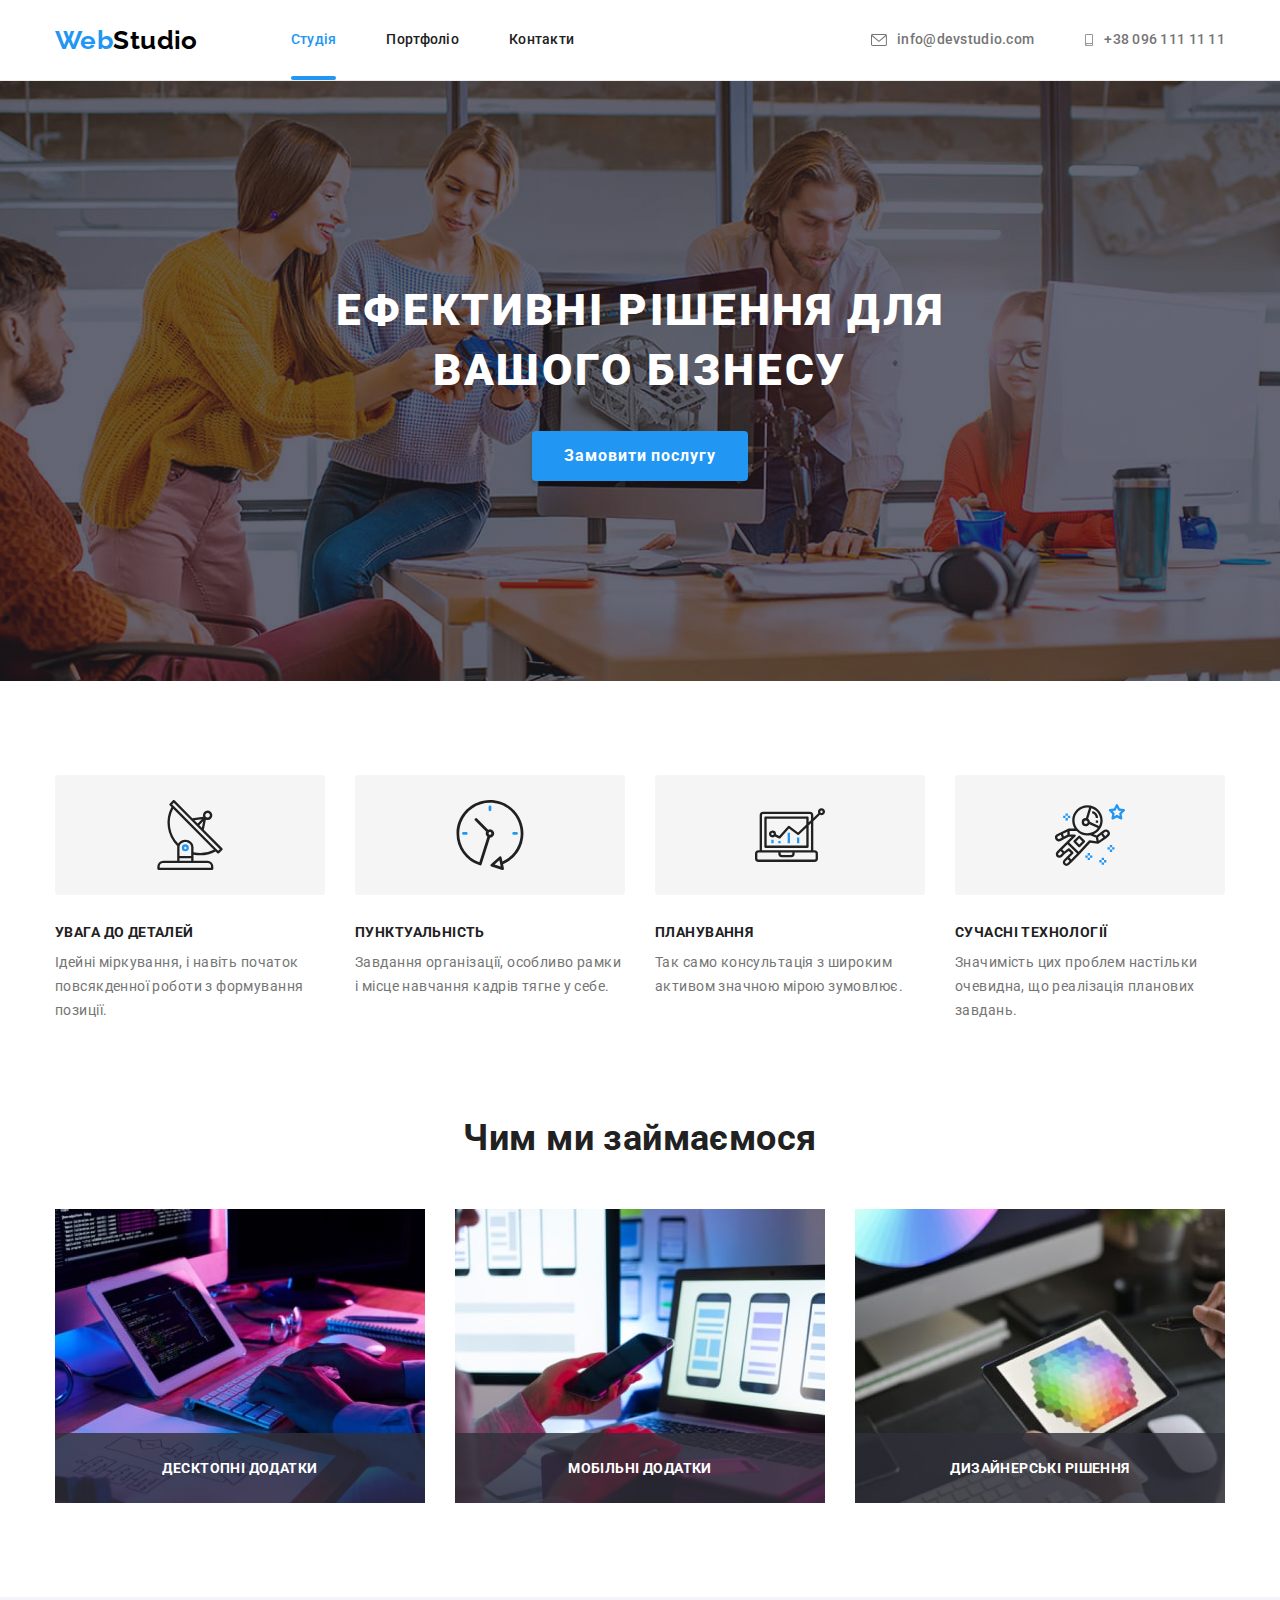
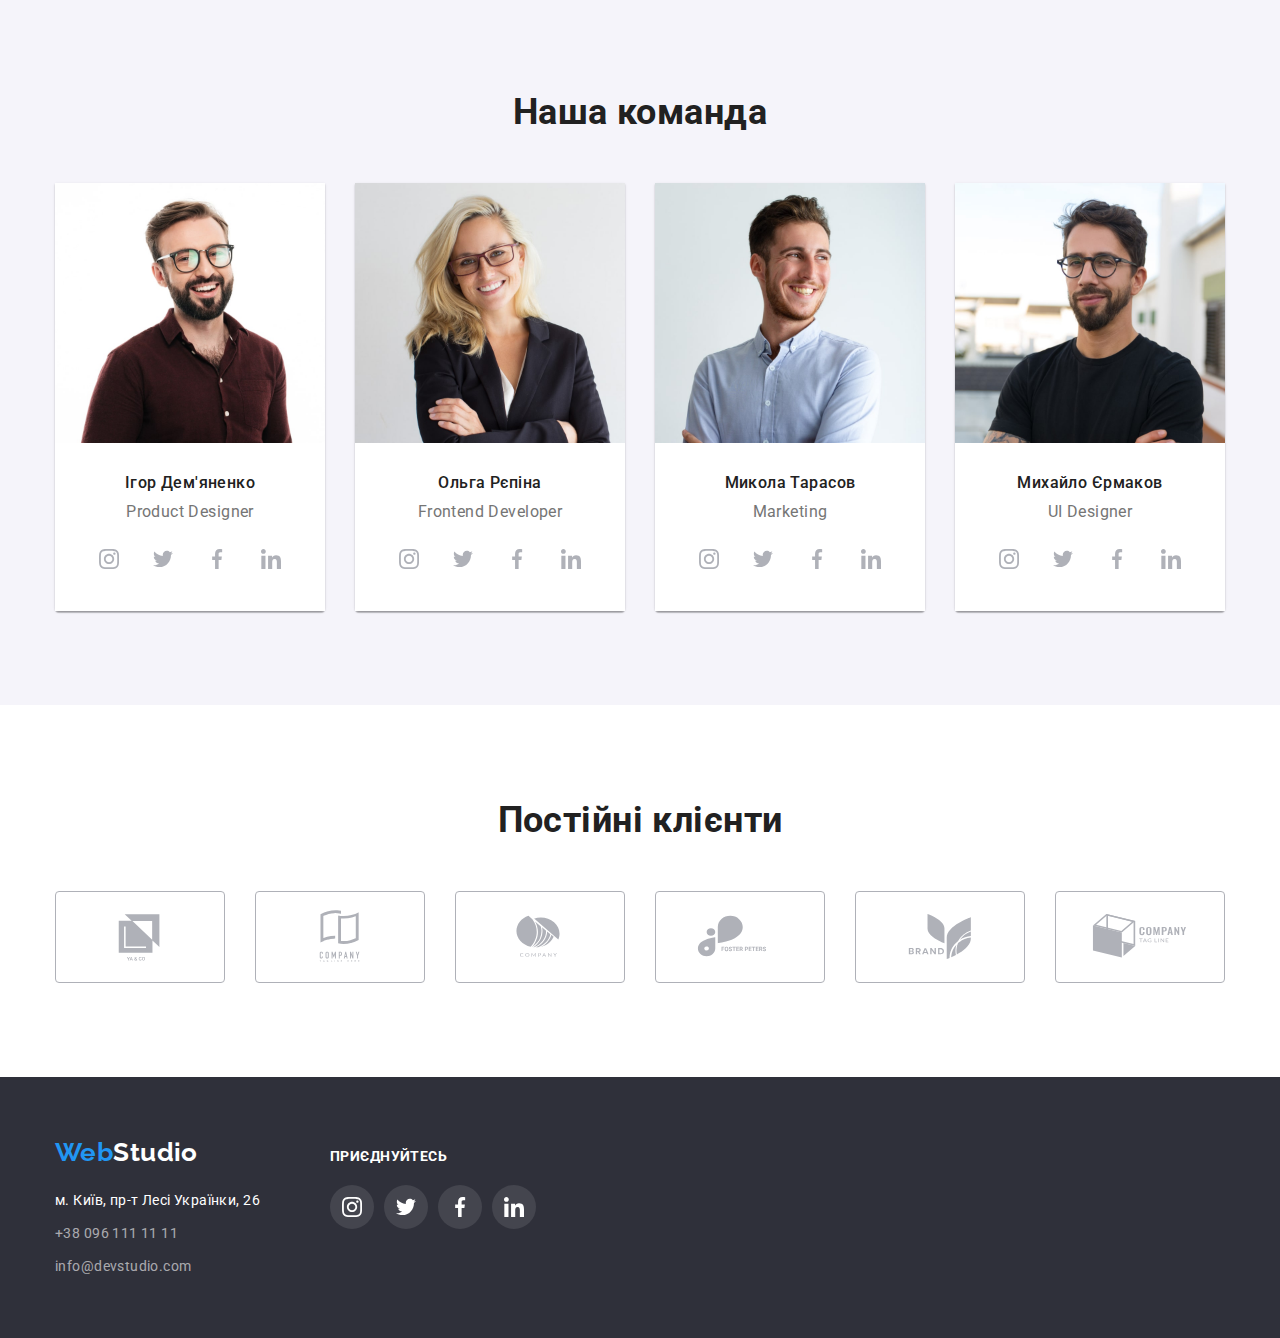
<file: index.html>
<!DOCTYPE html>
<html lang="uk">
  <head>
    <meta charset="UTF-8" />
    <meta http-equiv="X-UA-Compatible" content="IE=edge" />
    <meta name="viewport" content="width=device-width, initial-scale=1.0" />
    <title>Студія</title>
    <link
      rel="stylesheet"
      href="https://cdnjs.cloudflare.com/ajax/libs/modern-normalize/1.0.0/modern-normalize.min.css"
    />
    <link rel="stylesheet" href="./css/styles.css" />
    <link
      href="https://fonts.googleapis.com/css2?family=Raleway:wght@700&family=Roboto:wght@400;500;700;900&display=swap"
      rel="stylesheet"
    />
  </head>

  <body>
    <header>
      <div class="container common-head">
        <a href="./index.html" class="logo"
          >Web<span class="logo-studio">Studio</span></a
        >

        <nav>
          <ul class="site-nav list">
            <li class="nav-item">
              <a href="./index.html" class="nav-elements current">Студія</a>
            </li>
            <li class="nav-item">
              <a href="./portfolio.html" class="nav-elements">Портфоліо</a>
            </li>
            <li class="nav-item">
              <a href="" class="nav-elements">Контакти</a>
            </li>
          </ul>
        </nav>
        <ul class="head-contacts list">
          <li class="contact-item">
            <a href="mailto:info@devstudio.com" class="nav-elements">
              <svg class="icon-mail" width="16">
                <use
                  href="./images/icons.svg/symbol-defs.svg#icon-envelopeopti"
                /></svg
              >info@devstudio.com
            </a>
          </li>
          <li class="contact-item">
            <a href="tel:+380961111111" class="nav-elements">
              <svg class="icon-tel" width="10">
                <use
                  href="./images/icons.svg/symbol-defs.svg#icon-smartphoneopti"
                ></use></svg
              >+38 096 111 11 11</a
            >
          </li>
        </ul>
      </div>
    </header>

    <main>
      <section class="headline">
        <div class="container">
          <h1 class="title">Ефективні рішення для вашого бізнесу</h1>
          <button data-modal-open type="button" class="order-btn">
            Замовити послугу
          </button>
        </div>
      </section>
      <div data-modal class="backdrop is-hidden">
        <div class="modal">
          <button data-modal-close type="button" class="close-btn">
            <svg class="close-icon" width="18" heigth="18">
              <use
                href="./images/icons.svg/symbol-defs.svg#icon-close-blackopti"
              />
            </svg>
          </button>
        </div>
      </div>

      <section class="section">
        <div class="container">
          <h2 class="hidden-title">Особливості</h2>
          <ul class="our-features list">
            <li class="feature antenna">
              <h3 class="title">УВАГА ДО ДЕТАЛЕЙ</h3>
              <p class="desr">
                Ідейні міркування, і навіть початок повсякденної роботи з
                формування позиції.
              </p>
            </li>
            <li class="feature clock">
              <h3 class="title">ПУНКТУАЛЬНІСТЬ</h3>
              <p class="desr">
                Завдання організації, особливо рамки і місце навчання кадрів
                тягне у себе.
              </p>
            </li>
            <li class="feature diagram">
              <h3 class="title">ПЛАНУВАННЯ</h3>
              <p class="desr">
                Так само консультація з широким активом значною мірою зумовлює.
              </p>
            </li>
            <li class="feature astronaut">
              <h3 class="title">СУЧАСНІ ТЕХНОЛОГІЇ</h3>
              <p class="desr">
                Значимість цих проблем настільки очевидна, що реалізація
                планових завдань.
              </p>
            </li>
          </ul>
        </div>
      </section>
      <section class="desc-doing section">
        <div class="container">
          <h2 class="title">Чим ми займаємося</h2>
          <ul class="doing-item list">
            <li class="img">
              <img src="./images/img-min.jpg" alt="Coding" width="370" />
              <p class="doing-item-descr">Десктопні Додатки</p>
            </li>
            <li class="img">
              <img src="./images/img(1)-min.jpg" alt="Markup" width="370" />
              <p class="doing-item-descr">Мобільні додатки</p>
            </li>
            <li class="img">
              <img
                src="./images/img(2)-min.jpg"
                alt="Web designing"
                width="370"
              />
              <p class="doing-item-descr">Дизайнерські рішення</p>
            </li>
          </ul>
        </div>
      </section>
      <section class="team section">
        <div class="container">
          <h2 class="title">Наша команда</h2>
          <ul class="common-team list">
            <li class="one-of">
              <img
                src="./images/team-min.jpg"
                alt="Ihor Demyanenko"
                width="270"
              />
              <div class="person">
                <h3 class="name">Ігор Дем'яненко</h3>
                <p class="job">Product Designer</p>
                <ul class="list-icons">
                  <li class="icon">
                    <a href="" class="link-network"
                      ><svg class="icon-network" width="20">
                        <use
                          href="./images/icons.svg/symbol-defs.svg#icon-instagramopti"
                        /></svg
                    ></a>
                  </li>
                  <li class="icon">
                    <a href="" class="link-network"
                      ><svg class="icon-network" width="20">
                        <use
                          href="./images/icons.svg/symbol-defs.svg#icon-twitteropti"
                        ></use></svg
                    ></a>
                  </li>
                  <li class="icon">
                    <a href="" class="link-network"
                      ><svg class="icon-network" width="20">
                        <use
                          href="./images/icons.svg/symbol-defs.svg#icon-facebookopti"
                        ></use></svg
                    ></a>
                  </li>
                  <li class="icon">
                    <a href="" class="link-network"
                      ><svg class="icon-network" width="20">
                        <use
                          href="./images/icons.svg/symbol-defs.svg#icon-linkedinopti"
                        ></use></svg
                    ></a>
                  </li>
                </ul>
              </div>
            </li>
            <li class="one-of">
              <img src="./images/team1-min.jpg" alt="Olga Repina" width="270" />
              <div class="person">
                <h3 class="name">Ольга Рєпіна</h3>
                <p class="job">Frontend Developer</p>
                <ul class="list-icons">
                  <li class="icon">
                    <a href="" class="link-network"
                      ><svg class="icon-network" width="20">
                        <use
                          href="./images/icons.svg/symbol-defs.svg#icon-instagramopti"
                        /></svg
                    ></a>
                  </li>
                  <li class="icon">
                    <a href="" class="link-network"
                      ><svg class="icon-network" width="20">
                        <use
                          href="./images/icons.svg/symbol-defs.svg#icon-twitteropti"
                        ></use></svg
                    ></a>
                  </li>
                  <li class="icon">
                    <a href="" class="link-network"
                      ><svg class="icon-network" width="20">
                        <use
                          href="./images/icons.svg/symbol-defs.svg#icon-facebookopti"
                        ></use></svg
                    ></a>
                  </li>
                  <li class="icon">
                    <a href="" class="link-network"
                      ><svg class="icon-network" width="20">
                        <use
                          href="./images/icons.svg/symbol-defs.svg#icon-linkedinopti"
                        ></use></svg
                    ></a>
                  </li>
                </ul>
              </div>
            </li>
            <li class="one-of">
              <img
                src="./images/team2-min.jpg"
                alt="Mykola Tarasov"
                width="270"
              />
              <div class="person">
                <h3 class="name">Микола Тарасов</h3>
                <p class="job">Marketing</p>
                <ul class="list-icons">
                  <li class="icon">
                    <a href="" class="link-network"
                      ><svg class="icon-network" width="20">
                        <use
                          href="./images/icons.svg/symbol-defs.svg#icon-instagramopti"
                        /></svg
                    ></a>
                  </li>
                  <li class="icon">
                    <a href="" class="link-network"
                      ><svg class="icon-network" width="20">
                        <use
                          href="./images/icons.svg/symbol-defs.svg#icon-twitteropti"
                        ></use></svg
                    ></a>
                  </li>
                  <li class="icon">
                    <a href="" class="link-network"
                      ><svg class="icon-network" width="20">
                        <use
                          href="./images/icons.svg/symbol-defs.svg#icon-facebookopti"
                        ></use></svg
                    ></a>
                  </li>
                  <li class="icon">
                    <a href="" class="link-network"
                      ><svg class="icon-network" width="20">
                        <use
                          href="./images/icons.svg/symbol-defs.svg#icon-linkedinopti"
                        ></use></svg
                    ></a>
                  </li>
                </ul>
              </div>
            </li>
            <li class="one-of">
              <img
                src="./images/team3-min.jpg"
                alt="Mykhailo Yermakov"
                width="270"
              />
              <div class="person">
                <h3 class="name">Михайло Єрмаков</h3>
                <p class="job">UI Designer</p>
                <ul class="list-icons">
                  <li class="icon">
                    <a href="" class="link-network"
                      ><svg class="icon-network" width="20">
                        <use
                          href="./images/icons.svg/symbol-defs.svg#icon-instagramopti"
                        /></svg
                    ></a>
                  </li>
                  <li class="icon">
                    <a href="" class="link-network"
                      ><svg class="icon-network" width="20">
                        <use
                          href="./images/icons.svg/symbol-defs.svg#icon-twitteropti"
                        ></use></svg
                    ></a>
                  </li>
                  <li class="icon">
                    <a href="" class="link-network"
                      ><svg class="icon-network" width="20">
                        <use
                          href="./images/icons.svg/symbol-defs.svg#icon-facebookopti"
                        ></use></svg
                    ></a>
                  </li>
                  <li class="icon">
                    <a href="" class="link-network"
                      ><svg class="icon-network" width="20">
                        <use
                          href="./images/icons.svg/symbol-defs.svg#icon-linkedinopti"
                        ></use></svg
                    ></a>
                  </li>
                </ul>
              </div>
            </li>
          </ul>
        </div>
      </section>
      <section class="companies section">
        <div class="container">
          <h2 class="title">Постійні клієнти</h2>
          <ul class="common-companies">
            <li class="company">
              <a href="" class="link-company"
                ><svg class="logo-company" width="106">
                  <use
                    href="./images/icons.svg/symbol-defs.svg#icon-Logoopti"
                  /></svg
              ></a>
            </li>
            <li class="company">
              <a href="" class="link-company"
                ><svg class="logo-company" width="106">
                  <use
                    href="./images/icons.svg/symbol-defs.svg#icon-Logo1opti"
                  /></svg
              ></a>
            </li>
            <li class="company">
              <a href="" class="link-company"
                ><svg class="logo-company" width="106">
                  <use
                    href="./images/icons.svg/symbol-defs.svg#icon-Logo2opti"
                  /></svg
              ></a>
            </li>
            <li class="company">
              <a href="" class="link-company"
                ><svg class="logo-company" width="106">
                  <use
                    href="./images/icons.svg/symbol-defs.svg#icon-Logo3opti"
                  /></svg
              ></a>
            </li>
            <li class="company">
              <a href="" class="link-company"
                ><svg class="logo-company" width="106">
                  <use
                    href="./images/icons.svg/symbol-defs.svg#icon-Logo4opti"
                  /></svg
              ></a>
            </li>
            <li class="company">
              <a href="" class="link-company"
                ><svg class="logo-company" width="106">
                  <use
                    href="./images/icons.svg/symbol-defs.svg#icon-Logo5opti"
                  /></svg
              ></a>
            </li>
          </ul>
        </div>
      </section>
    </main>
    <footer class="footer-contacts">
      <div class="container footer">
        <div>
          <a href="./index.html" class="logo"
            >Web<span class="logo-studio-foot">Studio</span></a
          >
          <address class="common-contacts footer">
            <ul class="contacts">
              <li class="item">
                <a
                  href="https://goo.gl/maps/SLytjCsaKBYsRHtB6"
                  class="contact address"
                  >м. Київ, пр-т Лесі Українки, 26</a
                >
              </li>
              <li class="item">
                <a href="tel:+380961111111" class="contact"
                  >+38 096 111 11 11</a
                >
              </li>
              <li class="item">
                <a href="mailto:info@devstudio.com" class="contact"
                  >info@devstudio.com</a
                >
              </li>
            </ul>
          </address>
        </div>
        <div class="footer-networks">
          <p class="title">Приєднуйтесь</p>
          <ul class="footer-list-items">
            <li class="footer-item insta">
              <a href="" class="footer-link-network"
                ><svg class="icon-network" width="20">
                  <use
                    href="./images/icons.svg/symbol-defs.svg#icon-instagramopti"
                  ></use></svg
              ></a>
            </li>
            <li class="footer-item twitter">
              <a href="" class="footer-link-network"
                ><svg class="icon-network" width="20">
                  <use
                    href="./images/icons.svg/symbol-defs.svg#icon-twitteropti"
                  ></use></svg
              ></a>
            </li>
            <li class="footer-item facebook">
              <a href="" class="footer-link-network"
                ><svg class="icon-network" width="20">
                  <use
                    href="./images/icons.svg/symbol-defs.svg#icon-facebookopti"
                  ></use></svg
              ></a>
            </li>
            <li class="footer-item linkedin">
              <a href="" class="footer-link-network"
                ><svg class="icon-network" width="20">
                  <use
                    href="./images/icons.svg/symbol-defs.svg#icon-linkedinopti"
                  ></use></svg
              ></a>
            </li>
          </ul>
        </div>
      </div>
    </footer>
    <script src="./js/modal.js"></script>
  </body>
</html>
</file>
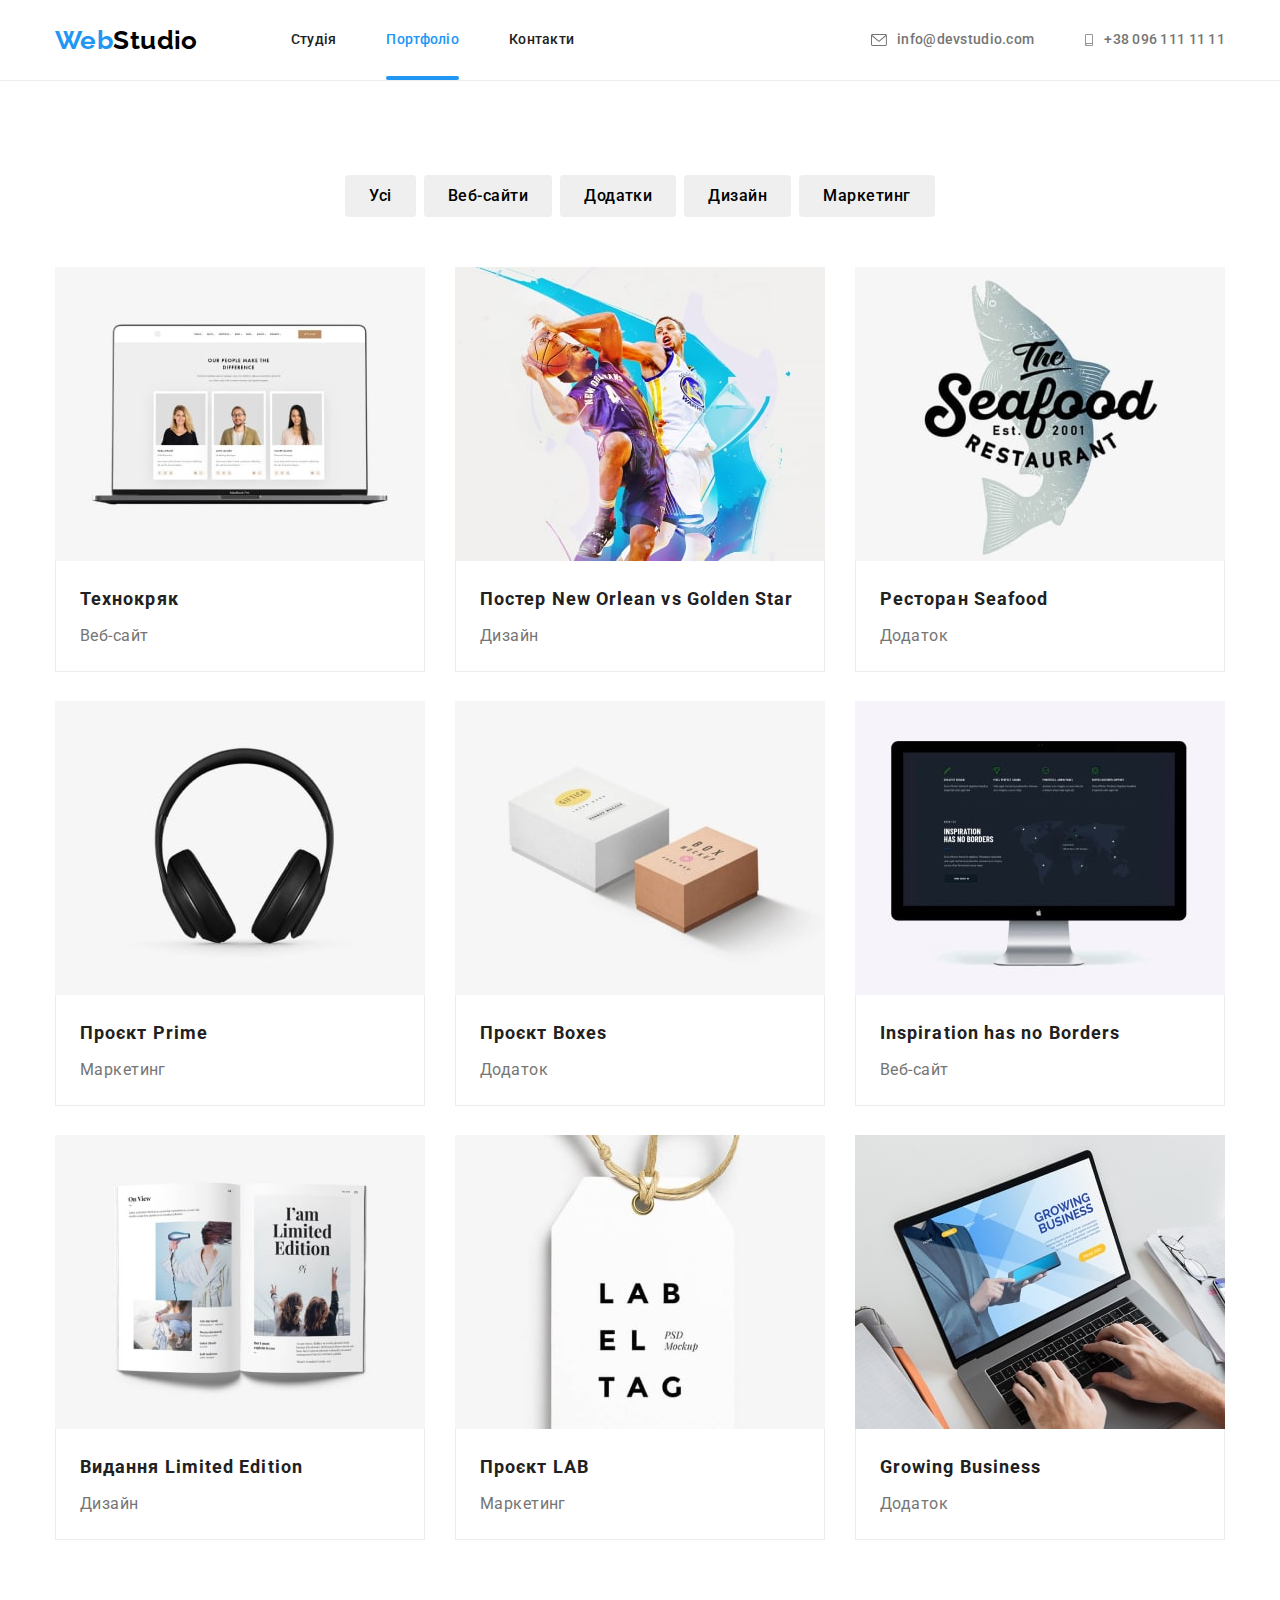
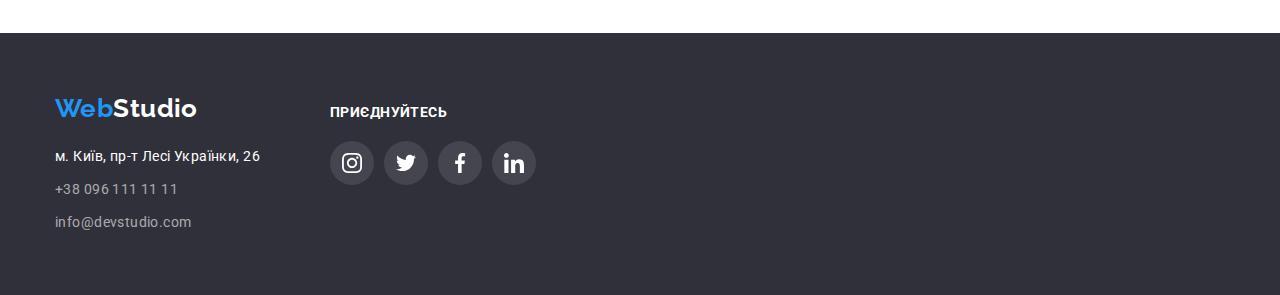
<file: portfolio.html>
<!DOCTYPE html>
<html lang="uk">
  <head>
    <meta charset="UTF-8" />
    <meta http-equiv="X-UA-Compatible" content="IE=edge" />
    <meta name="viewport" content="width=device-width, initial-scale=1.0" />
    <title>Portfolio</title>
    <link
      rel="stylesheet"
      href="https://cdnjs.cloudflare.com/ajax/libs/modern-normalize/1.0.0/modern-normalize.min.css"
    />
    <link rel="stylesheet" href="./css/styles.css" />
    <link
      href="https://fonts.googleapis.com/css2?family=Raleway:wght@700&family=Roboto:wght@400;500;700;900&display=swap"
      rel="stylesheet"
    />
  </head>

  <body>
    <header>
      <div class="container common-head">
        <a href="./index.html" class="logo"
          >Web<span class="logo-studio">Studio</span></a
        >

        <nav>
          <ul class="site-nav list">
            <li class="nav-item">
              <a href="./index.html" class="nav-elements">Студія</a>
            </li>
            <li class="nav-item">
              <a href="./portfolio.html" class="nav-elements current"
                >Портфоліо</a
              >
            </li>
            <li class="nav-item">
              <a href="" class="nav-elements">Контакти</a>
            </li>
          </ul>
        </nav>
        <ul class="head-contacts list">
          <li class="contact-item">
            <a href="mailto:info@devstudio.com" class="nav-elements">
              <svg class="icon-mail" width="16">
                <use
                  href="./images/icons.svg/symbol-defs.svg#icon-envelopeopti"
                /></svg
              >info@devstudio.com
            </a>
          </li>
          <li class="contact-item">
            <a href="tel:+380961111111" class="nav-elements">
              <svg class="icon-tel" width="10">
                <use
                  href="./images/icons.svg/symbol-defs.svg#icon-smartphoneopti"
                ></use></svg
              >+38 096 111 11 11</a
            >
          </li>
        
        </ul>
      </div>
    </header>

    <main>
      <section class="section">
        <div class="container">
          <h1 class="hidden-title">Portfolio</h1>

          <ul class="filters list">
            <li class="item">
              <button type="button" class="el">Усі</button>
            </li>
            <li class="item">
              <button type="button" class="el">Веб-сайти</button>
            </li>
            <li class="item">
              <button type="button" class="el">Додатки</button>
            </li>
            <li class="item">
              <button type="button" class="el">Дизайн</button>
            </li>
            <li class="item">
              <button type="button" class="el">Маркетинг</button>
            </li>
          </ul>

          <ul class="projects list">
            <li class="one-of">
              <a href="" class="projects-link"
                >
                <div class="projects-img">
                  <img
                  src="./images/portfolio/img1-min.jpg"
                  alt="Технокряк"
                  width="370"
                  
                />
                <p class="projects-overflow">Ресурс пропонує комплексні пропозиції з різним рівнем функціоналу та сервісів. Все це дозволить відвідувачу отримати вичерпні відомості про компанію чи приватну особу.</p>
              </div>
                
                
                <div class="title">
                  <h2 class="projects-name">Технокряк</h2>
                  <p class="projects-descr">Веб-сайт</p>
                </div>
              </a>
            </li>
            <li class="one-of">
              <a href="" class="projects-link"
                >   
                <div class="projects-img">
                  <img
                  src="./images/portfolio/img2-min.jpg"
                  alt="Постер"
                  width="370"
                />
                  <p class="projects-overflow">Ресурс пропонує комплексні пропозиції з різним рівнем функціоналу та сервісів. Все це дозволить відвідувачу отримати вичерпні відомості про компанію чи приватну особу.</p>
                </div>
                <div class="title">
                  <h2 class="projects-name">
                    Постер New Orlean vs Golden Star
                  </h2>
                  <p class="projects-descr">Дизайн</p>
                </div>
              </a>
            </li>
            <li class="one-of">
              <a href="" class="projects-link"
                >
                <div class="projects-img">
                   <img
                  src="./images/portfolio/img3-min.jpg"
                  alt="Ресторан Seafood"
                  width="370"
                />
                  <p class="projects-overflow">Ресурс пропонує комплексні пропозиції з різним рівнем функціоналу та сервісів. Все це дозволить відвідувачу отримати вичерпні відомості про компанію чи приватну особу.</p>
                </div>
               
                <div class="title">
                  <h2 class="projects-name">Ресторан Seafood</h2>
                  <p class="projects-descr">Додаток</p>
                </div>
              </a>
            </li>
            <li class="one-of">
              <a href="" class="projects-link"
                >
                <div class="projects-img">
                  <img
                  src="./images/portfolio/img4-min.jpg"
                  alt="Проєкт Prime"
                  width="370"
                />
                  <p class="projects-overflow">Ресурс пропонує комплексні пропозиції з різним рівнем функціоналу та сервісів. Все це дозволить відвідувачу отримати вичерпні відомості про компанію чи приватну особу.</p>
                </div>
                
                <div class="title">
                  <h2 class="projects-name">Проєкт Prime</h2>
                  <p class="projects-descr">Маркетинг</p>
                </div>
              </a>
            </li>
            <li class="one-of">
              <a href="" class="projects-link"
                >
                <div class="projects-img">
                  <img
                  src="./images/portfolio/img5-min.jpg"
                  alt="Проєкт Boxes"
                  width="370"
                />
                  <p class="projects-overflow">Ресурс пропонує комплексні пропозиції з різним рівнем функціоналу та сервісів. Все це дозволить відвідувачу отримати вичерпні відомості про компанію чи приватну особу.</p>
                </div>
                
                <div class="title">
                  <h2 class="projects-name">Проєкт Boxes</h2>
                  <p class="projects-descr">Додаток</p>
                </div>
              </a>
            </li>
            <li class="one-of">
              <a href="" class="projects-link"
                >
                <div class="projects-img">
                   <img
                  src="./images/portfolio/img6-min.jpg"
                  alt="Inspiration has no Borders"
                  width="370"
                />
                  <p class="projects-overflow">Ресурс пропонує комплексні пропозиції з різним рівнем функціоналу та сервісів. Все це дозволить відвідувачу отримати вичерпні відомості про компанію чи приватну особу.</p>
                </div>
               
                <div class="title">
                  <h2 class="projects-name">Inspiration has no Borders</h2>
                  <p class="projects-descr">Веб-сайт</p>
                </div>
              </a>
            </li>
            <li class="one-of">
              <a href="" class="projects-link"
                >
                <div class="projects-img">
                   <img
                  src="./images/portfolio/img7-min.jpg"
                  alt="Видання Limited Edition"
                  width="370"
                />
                  <p class="projects-overflow">Ресурс пропонує комплексні пропозиції з різним рівнем функціоналу та сервісів. Все це дозволить відвідувачу отримати вичерпні відомості про компанію чи приватну особу.</p>
                </div>
               
                <div class="title">
                  <h2 class="projects-name">Видання Limited Edition</h2>
                  <p class="projects-descr">Дизайн</p>
                </div>
              </a>
            </li>
            <li class="one-of">
              <a href="" class="projects-link"
                >
                <div class="projects-img">
                   <img
                  src="./images/portfolio/img8-min.jpg"
                  alt="Проєкт LAB"
                  width="370"
                />
                  <p class="projects-overflow">Ресурс пропонує комплексні пропозиції з різним рівнем функціоналу та сервісів. Все це дозволить відвідувачу отримати вичерпні відомості про компанію чи приватну особу.</p>
                </div>
               
                <div class="title">
                  <h2 class="projects-name">Проєкт LAB</h2>
                  <p class="projects-descr">Маркетинг</p>
                </div>
              </a>
            </li>
            <li class="one-of">
              <a href="" class="projects-link"
                >
                <div class="projects-img">
                  <img
                  src="./images/portfolio/img9-min.jpg"
                  alt="Growing Business"
                  width="370"
                />
                  <p class="projects-overflow">Ресурс пропонує комплексні пропозиції з різним рівнем функціоналу та сервісів. Все це дозволить відвідувачу отримати вичерпні відомості про компанію чи приватну особу.</p>
                </div>
                
                <div class="title">
                  <h2 class="projects-name">Growing Business</h2>
                  <p class="projects-descr">Додаток</p>
                </div>
              </a>
            </li>
          </ul>
        </div>
      </section>
    </main>
    <footer class="footer-contacts">
      <div class="container footer">
        <div>
          <a href="./index.html" class="logo"
            >Web<span class="logo-studio-foot">Studio</span></a
          >
          <address class="common-contacts footer">
            <ul class="contacts">
              <li class="item">
                <a
                  href="https://goo.gl/maps/SLytjCsaKBYsRHtB6"
                  class="contact address"
                  >м. Київ, пр-т Лесі Українки, 26</a
                >
              </li>
              <li class="item">
                <a href="tel:+380961111111" class="contact"
                  >+38 096 111 11 11</a
                >
              </li>
              <li class="item">
                <a href="mailto:info@devstudio.com" class="contact"
                  >info@devstudio.com</a
                >
              </li>
            </ul>
          </address>
        </div>
        <div class="footer-networks">
          <span class="title">Приєднуйтесь</span>
          <ul class="footer-list-items">
            <li class="footer-item insta">
              <a href="" class="footer-link-network"
                ><svg class="icon-network" width="20">
                  <use
                    href="./images/icons.svg/symbol-defs.svg#icon-instagramopti"
                  ></use></svg
              ></a>
            </li>
            <li class="footer-item twitter">
              <a href="" class="footer-link-network"
                ><svg class="icon-network" width="20" >
                  <use
                    href="./images/icons.svg/symbol-defs.svg#icon-twitteropti"
                  ></use></svg
              ></a>
            </li>
            <li class="footer-item facebook">
              <a href="" class="footer-link-network"
                ><svg class="icon-network" width="20" >
                  <use
                    href="./images/icons.svg/symbol-defs.svg#icon-facebookopti"
                  ></use></svg
              ></a>
            </li>
            <li class="footer-item linkedin">
              <a href="" class="footer-link-network"
                ><svg class="icon-network" width="20" >
                  <use
                    href="./images/icons.svg/symbol-defs.svg#icon-linkedinopti"
                  ></use></svg
              ></a>
            </li>
          </ul>
        </div>
      </div>
    </footer>
  </body>
</html>
</file>
<file: css/styles.css>
html {
  box-sizing: border-box;
}
*,
*::before,
*::after {
  box-sizing: inherit;
}
:root {
  --base-color: #212121;
  --active-color: #2196f3;
  --desrp-color: #757575;
  --base-background-color: #f5f5f5;
  --special-backsround-color: #2f303a;
  --employee-background-color: #f5f4fa;
  --logo-studio-color: #000000;
  --white-text-color: #ffffff;
  --white-translucent-color: rgba(255, 255, 255, 0.6);
  --order-background-color: #188ce8;
  --border-color: #ececec;
  --icons-noactive-color: #afb1b8;
}
body {
  margin: 0;

  font-family: "Roboto", sans-serif;
  font-size: 14px;
  letter-spacing: 0.03em;
  line-height: 1.2;
  font-style: normal;
  color: var(--base-color);
  background-color: var(--white-text-color);
}
.container {
  width: 1200px;
  padding-left: 15px;
  padding-right: 15px;
  margin: 0 auto;
  /* outline: 3px solid #000000; */
}
.section {
  padding-top: 94px;
  padding-bottom: 94px;
}
h1,
h2,
h3,
ul,
p {
  margin: 0;
  padding: 0;

  list-style: none;
}
img {
  display: block;
  max-width: 100%;
  height: auto;
}
.container.common-head {
  display: flex;
  align-items: center;
}
header {
  border-bottom: 1px solid var(--border-color);
}
.logo {
  margin-right: 93px;

  text-decoration: none;
  color: var(--active-color);
  font-family: "Raleway";
  font-weight: 700;
  font-size: 26px;
  line-height: 1.19;
}
.logo-studio {
  color: var(--logo-studio-color);
}
.logo-studio-foot {
  color: var(--white-text-color);
}
.site-nav {
  display: flex;
  font-weight: 500;
  letter-spacing: 0.02em;
  line-height: 1.14;
}
.nav-item:not(:last-child) {
  margin-right: 50px;
}

.head-contacts {
  display: flex;
  margin-left: auto;

  font-weight: 500;
  line-height: 1.14;
  letter-spacing: 0.02em;
}
.head-contacts .contact-item:not(:last-child) {
  margin-right: 50px;
}
.nav-elements {
  display: block;
  padding-top: 32px;
  padding-bottom: 32px;
  text-decoration: none;
  color: var(--base-color);
  transition: color 250ms cubic-bezier(0.4, 0, 0.2, 1);
}
.site-nav .nav-elements.current {
  color: var(--active-color);
  position: relative;
}
.site-nav .nav-elements.current::after {
  position: absolute;
  left: 0;
  bottom: 0;
  content: "";
  background: var(--active-color);
  width: 100%;
  height: 4px;
  border-radius: 2px;
}
.head-contacts .nav-elements {
  color: var(--desrp-color);
}
.contact-item .nav-elements {
  display: flex;
  align-items: center;
}
.icon-mail,
.icon-tel {
  height: 12px;
  margin-right: 10px;
  fill: currentColor;
}

.nav-elements:hover,
.nav-elements:focus {
  color: var(--active-color);
}
.headline {
  padding-top: 200px;
  padding-bottom: 200px;
  max-width: 1600px;
  height: 600px;
  margin: 0 auto;
  text-align: center;

  background-color: var(--special-backsround-color);

  background-image: linear-gradient(
      to right,
      rgba(47, 48, 58, 0.4),
      rgba(47, 48, 58, 0.4)
    ),
    url(../images/bg.jpg);
  background-repeat: no-repeat;
  background-position: center;
  background-size: cover;
}

.headline .title {
  margin: 0;
  margin-bottom: 30px;
  margin-right: auto;
  margin-left: auto;
  width: 696px;

  color: var(--white-text-color);
  font-weight: 900;
  font-size: 44px;
  line-height: 1.36;
  letter-spacing: 0.06em;
  text-transform: uppercase;
}
.headline .order-btn {
  background-color: var(--active-color);
  color: var(--white-text-color);
  width: 216px;
  height: 50px;
  font-weight: 700;
  font-size: 16px;
  line-height: 1.875;
  letter-spacing: 0.06em;
  cursor: pointer;
  box-shadow: 0px 4px 4px rgba(0, 0, 0, 0.15);
  border-radius: 4px;
  border: none;
  transition: background-color 250ms cubic-bezier(0.4, 0, 0.2, 1);
}
.headline .order-btn:hover,
.headline .order-btn:focus {
  background-color: var(--order-background-color);
}
.our-features {
  display: flex;
}

.feature {
  width: 270px;
}
.feature::before {
  display: block;
  margin-bottom: 30px;
  content: "";

  height: 120px;
  background-color: var(--base-background-color);
  background-repeat: no-repeat;
  border-radius: 4px;
  background-position: center;
}
.feature.antenna::before {
  background-image: url(../images/icons.svg/antennaopti.svg);
}
.feature.clock::before {
  background-image: url(../images/icons.svg/clockopti.svg);
}
.feature.diagram::before {
  background-image: url(../images/icons.svg/diagramopti.svg);
}
.feature.astronaut::before {
  background-image: url(../images/icons.svg/astronautopti.svg);
}
.feature:not(:last-child) {
  margin-right: 30px;
}
.our-features .title {
  margin-bottom: 10px;
  font-size: 14px;
  font-weight: 700;
  line-height: 1.14;
  text-transform: uppercase;
}
.our-features .desr {
  color: var(--desrp-color);
  line-height: 1.71;
}

/* doing */

.desc-doing {
  padding-top: 0;
}
.desc-doing .title {
  margin-bottom: 50px;

  font-weight: 700;
  font-size: 36px;
  line-height: 42px;
  text-align: center;
}

.doing-item {
  display: flex;
  position: relative;
}
.doing-item .img:not(:last-child) {
  margin-right: 30px;
}
.doing-item-descr {
  margin: 0 auto;
  padding-top: 27px;
  padding-bottom: 27px;
  display: block;
  max-width: 370px;
  position: absolute;
  bottom: 0;
  width: 100%;

  font-style: normal;
  font-weight: 700;
  color: var(--white-text-color);
  line-height: calc(16 / 14);
  text-align: center;

  text-transform: uppercase;

  background: rgba(47, 48, 58, 0.8);
}

/* team */
.team {
  text-align: center;
  background-color: var(--employee-background-color);
}
.team .title {
  margin-bottom: 50px;

  font-weight: 700;
  font-size: 36px;
  line-height: 42px;
}
.common-team {
  display: flex;
}
.common-team .one-of {
  width: 270px;
  box-shadow: 0px 1px 3px rgba(0, 0, 0, 0.12), 0px 1px 1px rgba(0, 0, 0, 0.14),
    0px 2px 1px rgba(0, 0, 0, 0.2);
  border-radius: 0px 0px 4px 4px;
}
.common-team .one-of:not(:last-child) {
  margin-right: 30px;
}
.person {
  padding-top: 30px;
  padding-bottom: 30px;
  background-color: var(--white-text-color);
}
.person .name {
  margin-bottom: 10px;
  font-weight: 500;
  font-size: 16px;
  line-height: 1.1875;
}
.person .job {
  margin-bottom: 16px;
  font-size: 16px;
  line-height: 1.1875;
  color: var(--desrp-color);
}
.list-icons {
  padding: 0 32px;
  display: flex;
  justify-content: space-between;
}
.list-icons .icon {
  height: 44px;
  width: 44px;
}
.link-network {
  width: 100%;
  height: 100%;
  display: flex;
  justify-content: center;
  align-items: center;
  text-decoration: none;
  color: var(--icons-noactive-color);
  border-radius: 50%;
  transition: color 250ms cubic-bezier(0.4, 0, 0.2, 1),
    background-color 250ms cubic-bezier(0.4, 0, 0.2, 1);
}
.icon-network {
  height: 20px;
  align-items: center;
  fill: currentColor;
}
.link-network:hover,
.link-network:focus {
  background-color: var(--active-color);
  color: var(--white-text-color);
}

.common-companies {
  display: flex;
  justify-content: space-between;
}
.companies .title {
  text-align: center;
  margin-bottom: 50px;

  font-weight: 700;
  font-size: 36px;
  line-height: 42px;
}
.company {
  width: 170px;
  height: 92px;
}
.company .link-company {
  display: flex;
  align-items: center;
  justify-content: center;
  width: 100%;
  height: 100%;
  border: 1px solid #afb1b8;
  border-radius: 4px;
  color: var(--icons-noactive-color);
  transition: color 250ms cubic-bezier(0.4, 0, 0.2, 1),
    border-color 250ms cubic-bezier(0.4, 0, 0.2, 1);
}
.company .link-company:hover,
.company .link-company:focus {
  color: var(--active-color);
  border-color: var(--active-color);
}

.logo-company {
  height: 60px;
  width: 106px;
  fill: currentColor;
  transition: fill 250ms cubic-bezier(0.4, 0, 0.2, 1);
}

/* footer */

.footer-contacts {
  padding-top: 60px;
  padding-bottom: 60px;
  color: var(--white-text-color);
  background-color: var(--special-backsround-color);
  line-height: 1.71;
}
.container.footer {
  display: flex;
  align-items: baseline;
}
.footer .logo {
  margin-right: 0;
}
.common-contacts.footer {
  margin-top: 20px;
}
.footer-contacts .contact {
  text-decoration: none;
  color: var(--white-translucent-color);
  font-style: normal;
}
.contacts .item:not(:last-child) {
  margin-bottom: 9px;
}
.contact.address {
  color: var(--headline-text-colorhead);
}

.footer-list-items {
  display: flex;
  margin-top: 20px;
}
.footer-item {
  color: inherit;
  fill: inherit;
}
.footer-networks {
  margin-right: auto;
  margin-left: 70px;
  font-weight: 700;
  line-height: 1.14;
  text-transform: uppercase;
}
.footer-item {
  background: rgba(255, 255, 255, 0.1);
  height: 44px;
  width: 44px;
  border-radius: 50%;
}
.footer-item:not(:last-child) {
  margin-right: 10px;
}

.footer-link-network {
  width: 100%;
  height: 100%;
  color: inherit;
  fill: inherit;
  text-decoration: none;
  display: flex;
  align-items: center;
  justify-content: center;
  border-radius: 50%;
  transition: background-color 250ms cubic-bezier(0.4, 0, 0.2, 1);
}
.footer-link-network:hover,
.footer-link-network:focus {
  background-color: var(--active-color);
}
.icon-network {
  fill: currentColor;
}

/* filters */

.filters {
  margin-bottom: 50px;
  display: flex;
  justify-content: center;
}
.filters .item:not(:last-child) {
  margin-right: 8px;
}
.filters .el {
  padding: 6px 22px;
  cursor: pointer;
  font-family: inherit;
  font-size: 16px;
  font-weight: 500;
  line-height: 1.625;
  letter-spacing: 0.03em;
  text-align: center;
  border-radius: 4px;
  border-color: transparent;
  transition: background-color 250ms cubic-bezier(0.4, 0, 0.2, 1),
    color 250ms cubic-bezier(0.4, 0, 0.2, 1),
    box-shadow 250ms cubic-bezier(0.4, 0, 0.2, 1);
}
.filters .el:hover,
.filters .el:focus {
  background-color: var(--active-color);
  color: var(--white-text-color);
  box-shadow: 0px 3px 1px rgba(0, 0, 0, 0.1), 0px 1px 2px rgba(0, 0, 0, 0.08),
    0px 2px 2px rgba(0, 0, 0, 0.12);
}

/* projects */

.projects {
  display: flex;
  flex-wrap: wrap;
}
.projects .one-of {
  margin-right: 30px;
  margin-bottom: 30px;
  width: 370px;
  height: 404px;
}

.projects .one-of:nth-child(3n) {
  margin-right: 0;
}
.projects .one-of:nth-last-child(-n + 3) {
  margin-bottom: 0;
}
.projects-link {
  display: block;
  text-decoration: none;
  width: 100%;
  height: 100%;
  transition: box-shadow 250ms cubic-bezier(0.4, 0, 0.2, 1);
}
.projects-link:hover,
.projects-link:focus {
  box-shadow: 0px 1px 1px rgba(0, 0, 0, 0.12), 0px 4px 4px rgba(0, 0, 0, 0.06),
    1px 4px 6px rgba(0, 0, 0, 0.16);
}
.projects-img {
  position: relative;
  overflow: hidden;
}
.projects-overflow {
  display: block;
  position: absolute;
  top: 0;
  left: 0;
  padding: 63px 24px;
  width: 100%;
  height: 100%;
  transform: translateY(100%);

  font-size: 18px;
  line-height: calc(28 / 18);
  color: var(--white-text-color);
  background: rgba(33, 150, 243, 0.9);
  transition: transform 250ms cubic-bezier(0.4, 0, 0.2, 1);
}
.projects-link:hover .projects-overflow,
.projects-link:focus .projects-overflow {
  transform: translateY(0);
}
.projects .title {
  padding: 20px 24px;
  background-color: var(--white-text-color);
  border-left: 1px solid var(--border-color);
  border-right: 1px solid var(--border-color);
  border-bottom: 1px solid var(--border-color);
}
.projects-name {
  margin-bottom: 4px;
  font-weight: 700;
  font-size: 18px;
  line-height: 2;
  letter-spacing: 0.06em;
  color: var(--base-color);
}
.projects-descr {
  font-size: 16px;
  line-height: 1.875;
  color: var(--desrp-color);
}

.hidden-title {
  height: 0;

  visibility: hidden;
}

/* backdrop */

.backdrop {
  position: fixed;
  top: 0;
  left: 0;

  width: 100%;
  height: 100%;

  background-color: rgba(0, 0, 0, 0.2);
  transform: scale(1, 1);
  transition: transform 500ms;
}
.backdrop.is-hidden {
  pointer-events: none;
  
  transform: scale(0, 0.8);
}
.modal {
  position: absolute;
  top: 50%;
  left: 50%;
  transform: translate(-50%, -50%);
  display: flex;
  justify-content: flex-end;

  width: 528px;
  height: 581px;

  background-color: var(--white-text-color);
  box-shadow: 0px 1px 3px rgba(0, 0, 0, 0.12), 0px 1px 1px rgba(0, 0, 0, 0.14),
    0px 2px 1px rgba(0, 0, 0, 0.2);
  border-radius: 4px;
}
.close-btn {
  margin-top: 8px;
  margin-right: 8px;
  display: flex;
  justify-content: center;
  align-items: center;
  height: 30px;
  width: 30px;
  border-radius: 50%;
  border: 1px solid rgba(0, 0, 0, 0.1);
}
.close-icon {
  fill: var(--logo-studio-color);
  height: 18px;
}
</file>
